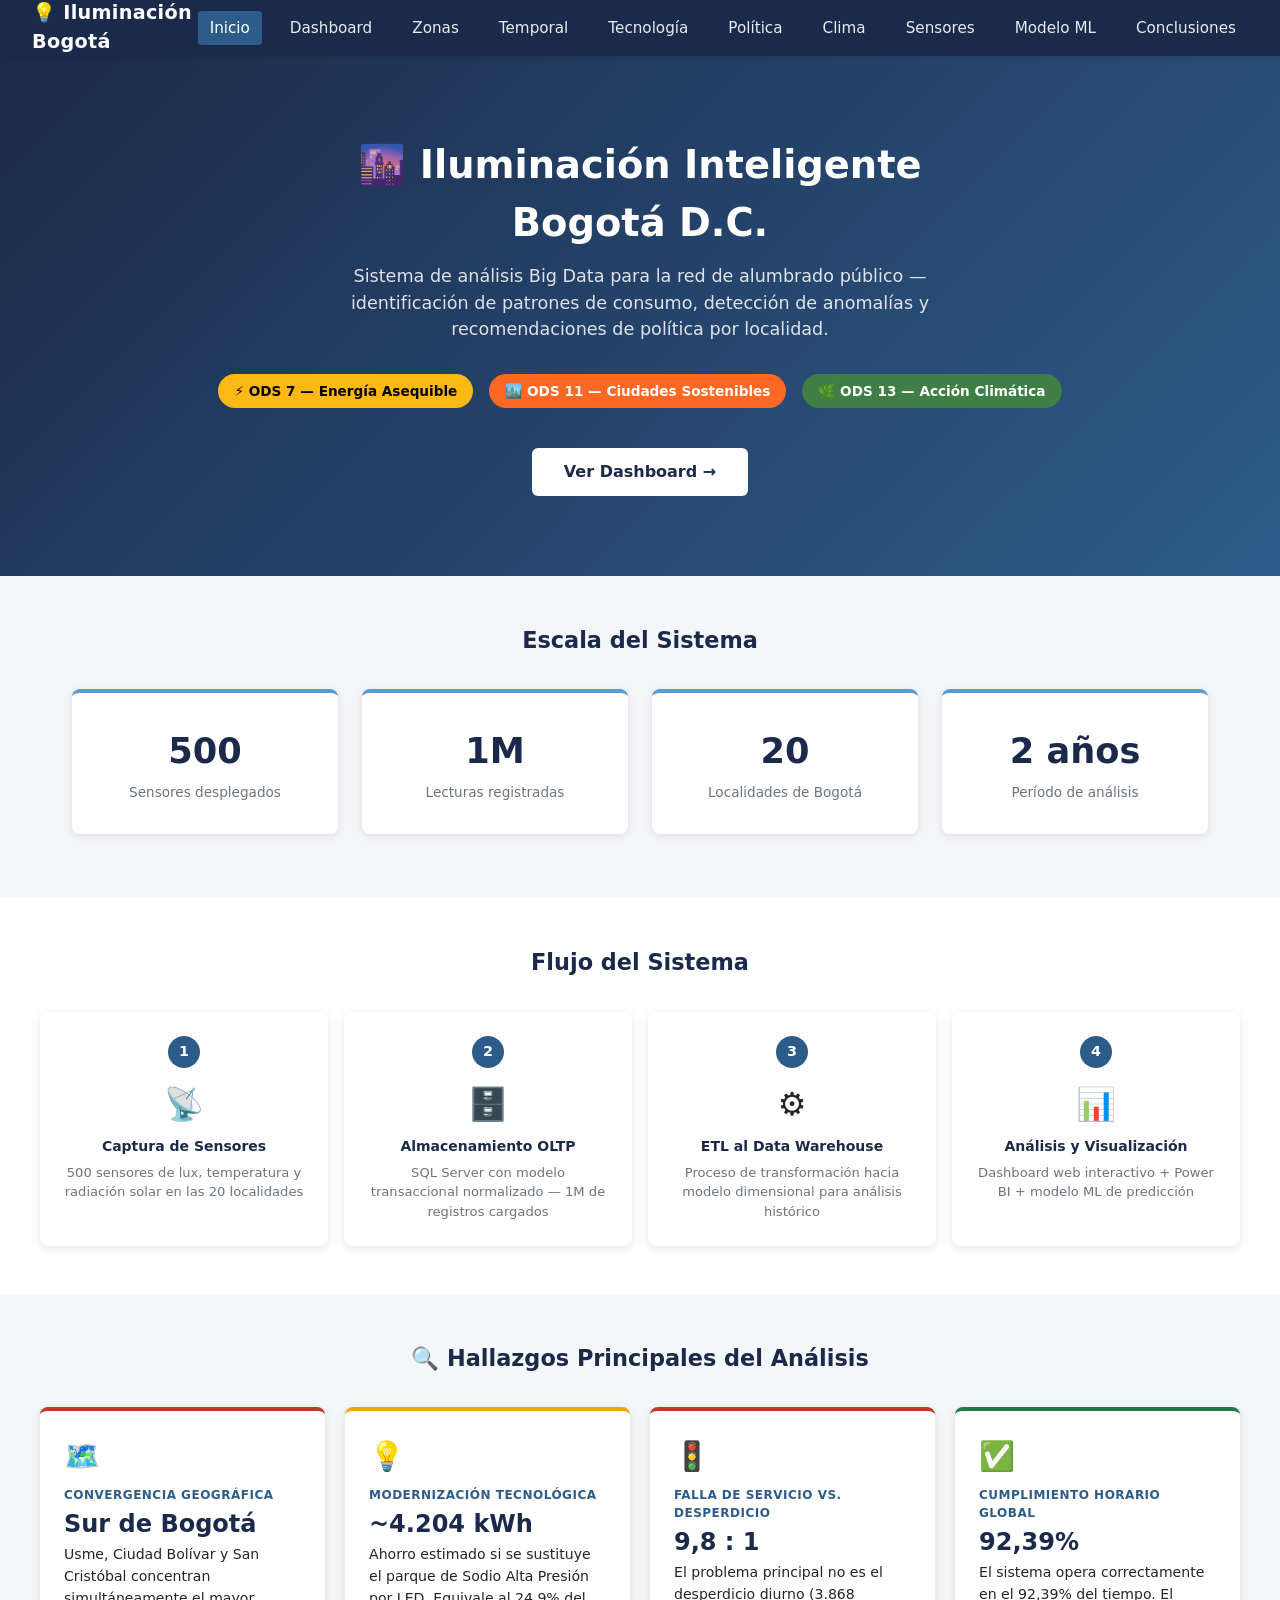
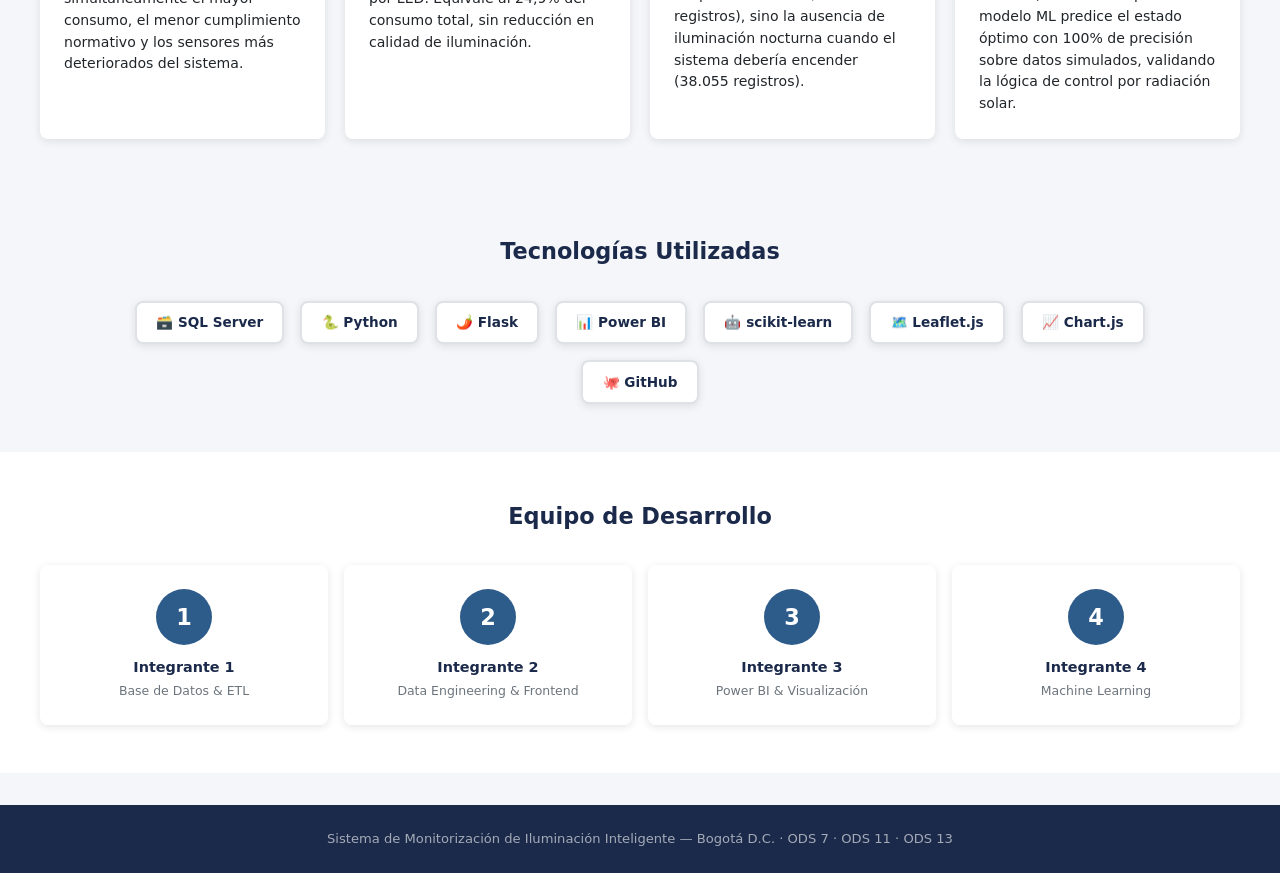
<file: Web/index.html>
<!DOCTYPE html>
<html lang="es">
<head>
    <meta charset="UTF-8">
    <meta name="viewport" content="width=device-width, initial-scale=1.0">
    <title>Iluminación Inteligente Bogotá</title>
    <link rel="stylesheet" href="css/styles.css">
    <script src="js/utils.js" defer></script>
    <style>
        .hero {
            background: linear-gradient(135deg, var(--azul-oscuro) 0%, var(--azul-medio) 100%);
            color: var(--blanco);
            padding: 5rem 2rem;
            text-align: center;
        }
        .hero h1 { font-size: 2.4rem; font-weight: 800; margin-bottom: 0.75rem; }
        .hero p  { font-size: 1.1rem; opacity: 0.85; margin-bottom: 2rem; max-width: 600px; margin-inline: auto; }
        .ods-badges { display: flex; gap: 1rem; justify-content: center; flex-wrap: wrap; margin-bottom: 2.5rem; }
        .ods-badge {
            padding: 0.4rem 1rem; border-radius: 20px;
            font-size: 0.85rem; font-weight: 700;
        }
        .ods7  { background: #FDB813; color: #000; }
        .ods11 { background: #FD6925; color: #fff; }
        .ods13 { background: #3F7E44; color: #fff; }
        .btn-hero {
            background: var(--blanco); color: var(--azul-oscuro);
            padding: 0.75rem 2rem; border-radius: 6px;
            font-weight: 700; font-size: 1rem;
            text-decoration: none; display: inline-block;
            transition: var(--transicion);
        }
        .btn-hero:hover { background: var(--azul-claro); color: var(--blanco); }

        .seccion { padding: 3rem 2rem; max-width: 1200px; margin: 0 auto; }
        .seccion-titulo {
            font-size: 1.4rem; font-weight: 700;
            color: var(--azul-oscuro); text-align: center;
            margin-bottom: 2rem;
        }

        /* Escala del sistema */
        .escala-grid {
            display: grid;
            grid-template-columns: repeat(auto-fit, minmax(180px, 1fr));
            gap: 1.5rem; margin-bottom: 1rem;
        }
        .escala-card {
            background: var(--blanco); border-radius: var(--radio-tarjeta);
            padding: 2rem 1rem; text-align: center;
            box-shadow: var(--sombra); border-top: 4px solid var(--azul-claro);
        }
        .escala-numero { font-size: 2.2rem; font-weight: 800; color: var(--azul-oscuro); }
        .escala-etiqueta { font-size: 0.85rem; color: var(--texto-suave); margin-top: 0.25rem; }

        /* Flujo del sistema */
        .flujo-grid {
            display: grid;
            grid-template-columns: repeat(auto-fit, minmax(200px, 1fr));
            gap: 1rem;
        }
        .flujo-paso {
            background: var(--blanco); border-radius: var(--radio-tarjeta);
            padding: 1.5rem; text-align: center; box-shadow: var(--sombra);
            position: relative;
        }
        .flujo-numero {
            width: 32px; height: 32px; background: var(--azul-medio);
            color: var(--blanco); border-radius: 50%;
            display: flex; align-items: center; justify-content: center;
            font-weight: 700; font-size: 0.9rem; margin: 0 auto 0.75rem;
        }
        .flujo-icono { font-size: 2rem; margin-bottom: 0.5rem; }
        .flujo-titulo { font-weight: 700; color: var(--azul-oscuro); margin-bottom: 0.35rem; }
        .flujo-desc { font-size: 0.82rem; color: var(--texto-suave); }

        /* Tecnologías */
        .tech-grid {
            display: flex; flex-wrap: wrap;
            gap: 1rem; justify-content: center;
        }
        .tech-badge {
            background: var(--blanco); border: 2px solid var(--gris-borde);
            border-radius: 8px; padding: 0.6rem 1.2rem;
            font-weight: 600; font-size: 0.85rem; color: var(--azul-oscuro);
            box-shadow: var(--sombra);
        }

        /* Equipo */
        .equipo-grid {
            display: grid;
            grid-template-columns: repeat(auto-fit, minmax(180px, 1fr));
            gap: 1rem;
        }
        .equipo-card {
            background: var(--blanco); border-radius: var(--radio-tarjeta);
            padding: 1.5rem; text-align: center; box-shadow: var(--sombra);
        }
        .equipo-avatar {
            width: 56px; height: 56px; border-radius: 50%;
            background: var(--azul-medio); color: var(--blanco);
            display: flex; align-items: center; justify-content: center;
            font-size: 1.4rem; font-weight: 700; margin: 0 auto 0.75rem;
        }
        .equipo-nombre { font-weight: 700; color: var(--azul-oscuro); font-size: 0.9rem; }
        .equipo-rol { font-size: 0.78rem; color: var(--texto-suave); margin-top: 0.2rem; }

        footer {
            background: var(--azul-oscuro); color: rgba(255,255,255,0.6);
            text-align: center; padding: 1.5rem;
            font-size: 0.82rem; margin-top: 2rem;
        }
        .hallazgos-seccion { background: var(--gris-fondo); padding: 3rem 2rem; }
        .hallazgos-grid {
            display: grid;
            grid-template-columns: repeat(auto-fit, minmax(260px, 1fr));
            gap: 1.25rem; max-width: 1200px; margin: 0 auto;
        }
        .hallazgo-card {
            background: var(--blanco); border-radius: var(--radio-tarjeta);
            padding: 1.5rem; box-shadow: var(--sombra);
            display: flex; flex-direction: column; gap: 0.5rem;
            transition: var(--transicion);
        }
        .hallazgo-card:hover { box-shadow: var(--sombra-hover); transform: translateY(-2px); }
        .hallazgo-icono { font-size: 1.8rem; }
        .hallazgo-titulo {
            font-size: 0.75rem; font-weight: 700; text-transform: uppercase;
            letter-spacing: 0.5px; color: var(--azul-medio);
        }
        .hallazgo-numero { font-size: 1.5rem; font-weight: 800; color: var(--azul-oscuro); line-height: 1; }
        .hallazgo-texto { font-size: 0.88rem; color: var(--texto-principal); line-height: 1.55; }
        .hallazgo-card.urgente  { border-top: 4px solid #C0392B; }
        .hallazgo-card.positivo { border-top: 4px solid #1A7A4A; }
        .hallazgo-card.alerta   { border-top: 4px solid #F4A20D; }
    </style>
</head>
<body>

    <!-- HERO -->
    <section class="hero">
        <h1>🌆 Iluminación Inteligente<br>Bogotá D.C.</h1>
        <p>Sistema de análisis Big Data para la red de alumbrado público — identificación de patrones de consumo, detección de anomalías y recomendaciones de política por localidad.</p>
        <div class="ods-badges">
            <span class="ods-badge ods7">⚡ ODS 7 — Energía Asequible</span>
            <span class="ods-badge ods11">🏙️ ODS 11 — Ciudades Sostenibles</span>
            <span class="ods-badge ods13">🌿 ODS 13 — Acción Climática</span>
        </div>
        <a href="dashboard.html" class="btn-hero">Ver Dashboard →</a>
    </section>

    <!-- ESCALA DEL SISTEMA -->
    <section class="seccion">
        <h2 class="seccion-titulo">Escala del Sistema</h2>
        <div class="escala-grid">
            <div class="escala-card">
                <div class="escala-numero">500</div>
                <div class="escala-etiqueta">Sensores desplegados</div>
            </div>
            <div class="escala-card">
                <div class="escala-numero">1M</div>
                <div class="escala-etiqueta">Lecturas registradas</div>
            </div>
            <div class="escala-card">
                <div class="escala-numero">20</div>
                <div class="escala-etiqueta">Localidades de Bogotá</div>
            </div>
            <div class="escala-card">
                <div class="escala-numero">2 años</div>
                <div class="escala-etiqueta">Período de análisis</div>
            </div>
        </div>
    </section>

    <!-- FLUJO DEL SISTEMA -->
    <section class="seccion" style="background:var(--blanco); max-width:100%; padding: 3rem 2rem;">
        <div style="max-width:1200px; margin:0 auto;">
            <h2 class="seccion-titulo">Flujo del Sistema</h2>
            <div class="flujo-grid">
                <div class="flujo-paso">
                    <div class="flujo-numero">1</div>
                    <div class="flujo-icono">📡</div>
                    <div class="flujo-titulo">Captura de Sensores</div>
                    <div class="flujo-desc">500 sensores de lux, temperatura y radiación solar en las 20 localidades</div>
                </div>
                <div class="flujo-paso">
                    <div class="flujo-numero">2</div>
                    <div class="flujo-icono">🗄️</div>
                    <div class="flujo-titulo">Almacenamiento OLTP</div>
                    <div class="flujo-desc">SQL Server con modelo transaccional normalizado — 1M de registros cargados</div>
                </div>
                <div class="flujo-paso">
                    <div class="flujo-numero">3</div>
                    <div class="flujo-icono">⚙️</div>
                    <div class="flujo-titulo">ETL al Data Warehouse</div>
                    <div class="flujo-desc">Proceso de transformación hacia modelo dimensional para análisis histórico</div>
                </div>
                <div class="flujo-paso">
                    <div class="flujo-numero">4</div>
                    <div class="flujo-icono">📊</div>
                    <div class="flujo-titulo">Análisis y Visualización</div>
                    <div class="flujo-desc">Dashboard web interactivo + Power BI + modelo ML de predicción</div>
                </div>
            </div>
        </div>
    </section>

    <!-- HALLAZGOS PRINCIPALES -->
    <section class="hallazgos-seccion">
        <div style="max-width:1200px;margin:0 auto;">
            <h2 class="seccion-titulo" style="text-align:center;margin-bottom:2rem;">
                🔍 Hallazgos Principales del Análisis
            </h2>
            <div class="hallazgos-grid">
                <div class="hallazgo-card urgente">
                    <div class="hallazgo-icono">🗺️</div>
                    <div class="hallazgo-titulo">Convergencia Geográfica</div>
                    <div class="hallazgo-numero">Sur de Bogotá</div>
                    <div class="hallazgo-texto">Usme, Ciudad Bolívar y San Cristóbal concentran simultáneamente el mayor consumo, el menor cumplimiento normativo y los sensores más deteriorados del sistema.</div>
                </div>
                <div class="hallazgo-card alerta">
                    <div class="hallazgo-icono">💡</div>
                    <div class="hallazgo-titulo">Modernización Tecnológica</div>
                    <div class="hallazgo-numero">~4.204 kWh</div>
                    <div class="hallazgo-texto">Ahorro estimado si se sustituye el parque de Sodio Alta Presión por LED. Equivale al 24,9% del consumo total, sin reducción en calidad de iluminación.</div>
                </div>
                <div class="hallazgo-card urgente">
                    <div class="hallazgo-icono">🚦</div>
                    <div class="hallazgo-titulo">Falla de Servicio vs. Desperdicio</div>
                    <div class="hallazgo-numero">9,8 : 1</div>
                    <div class="hallazgo-texto">El problema principal no es el desperdicio diurno (3.868 registros), sino la ausencia de iluminación nocturna cuando el sistema debería encender (38.055 registros).</div>
                </div>
                <div class="hallazgo-card positivo">
                    <div class="hallazgo-icono">✅</div>
                    <div class="hallazgo-titulo">Cumplimiento Horario Global</div>
                    <div class="hallazgo-numero">92,39%</div>
                    <div class="hallazgo-texto">El sistema opera correctamente en el 92,39% del tiempo. El modelo ML predice el estado óptimo con 100% de precisión sobre datos simulados, validando la lógica de control por radiación solar.</div>
                </div>
            </div>
        </div>
    </section>

    <!-- TECNOLOGÍAS -->
    <section class="seccion">
        <h2 class="seccion-titulo">Tecnologías Utilizadas</h2>
        <div class="tech-grid">
            <span class="tech-badge">🗃️ SQL Server</span>
            <span class="tech-badge">🐍 Python</span>
            <span class="tech-badge">🌶️ Flask</span>
            <span class="tech-badge">📊 Power BI</span>
            <span class="tech-badge">🤖 scikit-learn</span>
            <span class="tech-badge">🗺️ Leaflet.js</span>
            <span class="tech-badge">📈 Chart.js</span>
            <span class="tech-badge">🐙 GitHub</span>
        </div>
    </section>

    <!-- EQUIPO -->
    <section class="seccion" style="background:var(--blanco); max-width:100%; padding: 3rem 2rem;">
        <div style="max-width:1200px; margin:0 auto;">
            <h2 class="seccion-titulo">Equipo de Desarrollo</h2>
            <div class="equipo-grid">
                <div class="equipo-card">
                    <div class="equipo-avatar">1</div>
                    <div class="equipo-nombre">Integrante 1</div>
                    <div class="equipo-rol">Base de Datos & ETL</div>
                </div>
                <div class="equipo-card">
                    <div class="equipo-avatar">2</div>
                    <div class="equipo-nombre">Integrante 2</div>
                    <div class="equipo-rol">Data Engineering & Frontend</div>
                </div>
                <div class="equipo-card">
                    <div class="equipo-avatar">3</div>
                    <div class="equipo-nombre">Integrante 3</div>
                    <div class="equipo-rol">Power BI & Visualización</div>
                </div>
                <div class="equipo-card">
                    <div class="equipo-avatar">4</div>
                    <div class="equipo-nombre">Integrante 4</div>
                    <div class="equipo-rol">Machine Learning</div>
                </div>
            </div>
        </div>
    </section>

    <footer>
        <p>Sistema de Monitorización de Iluminación Inteligente — Bogotá D.C. · ODS 7 · ODS 11 · ODS 13</p>
    </footer>
</body>
</html>
</file>
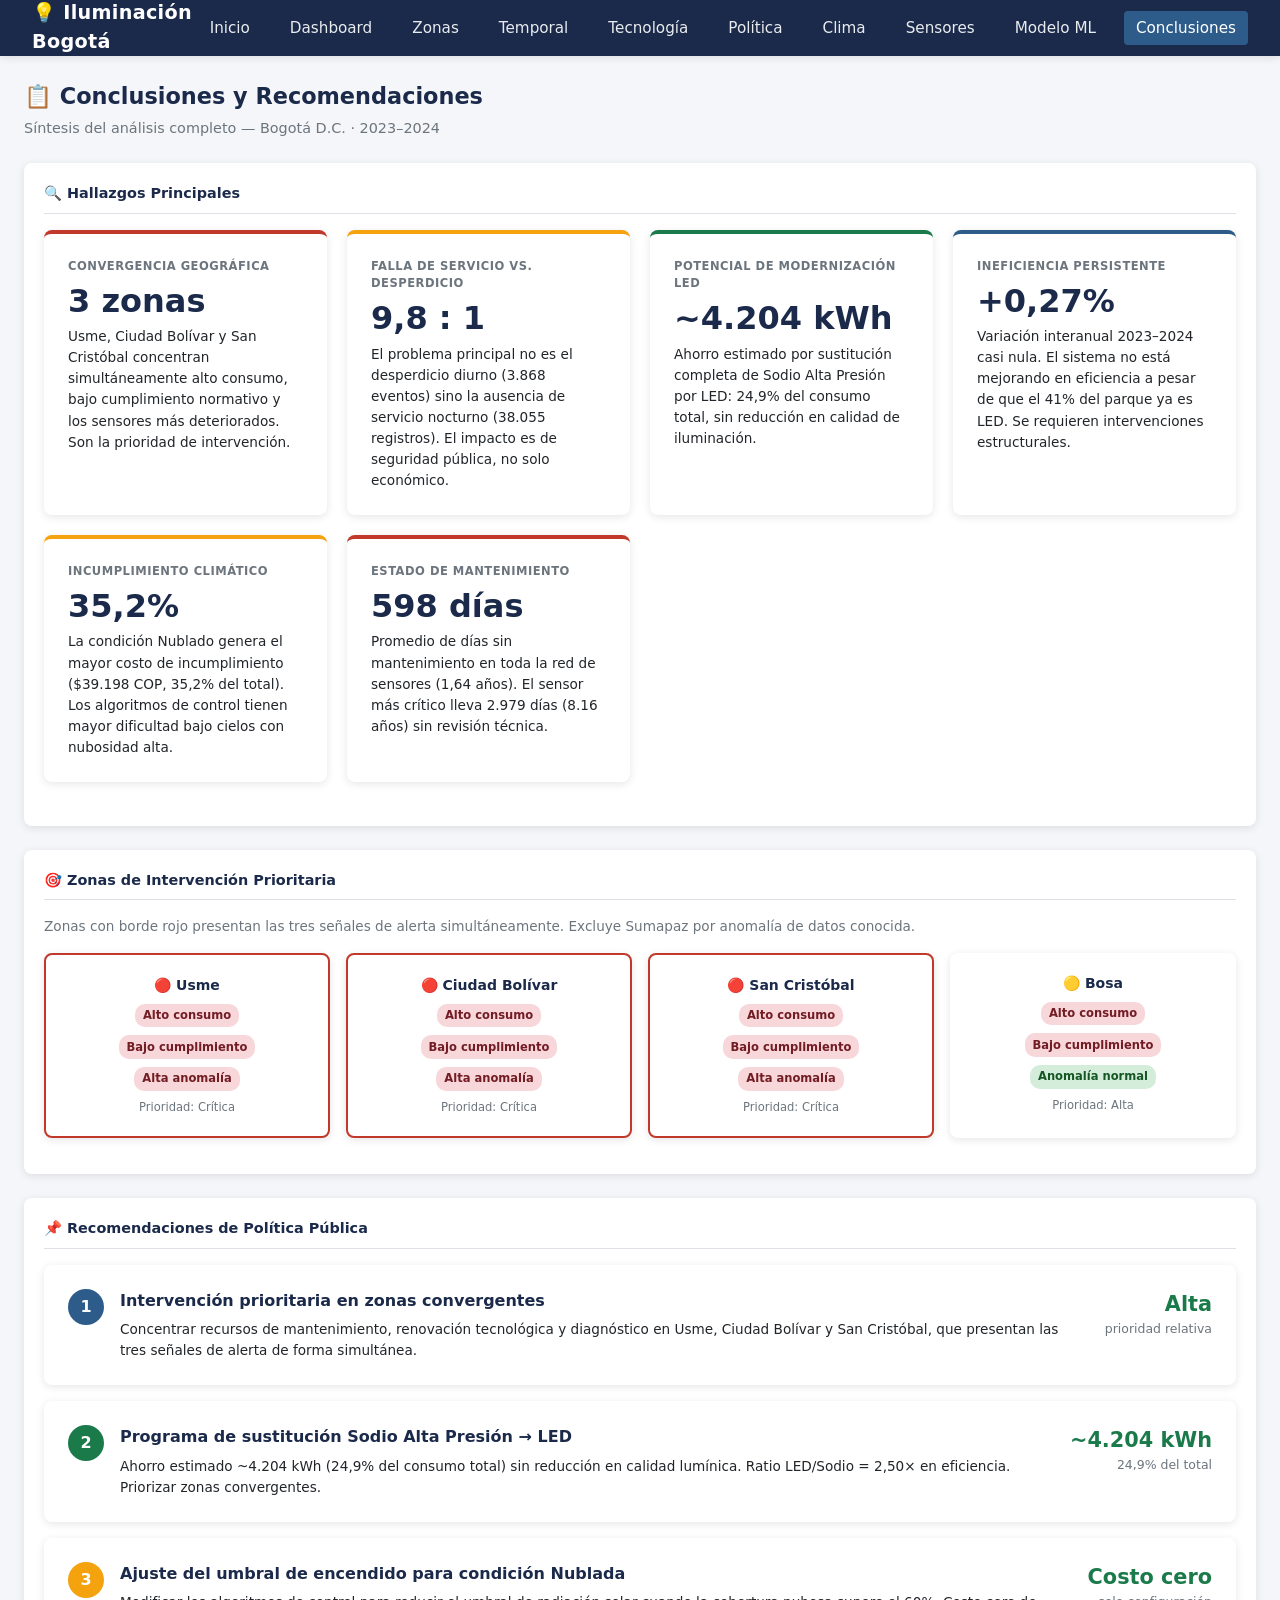
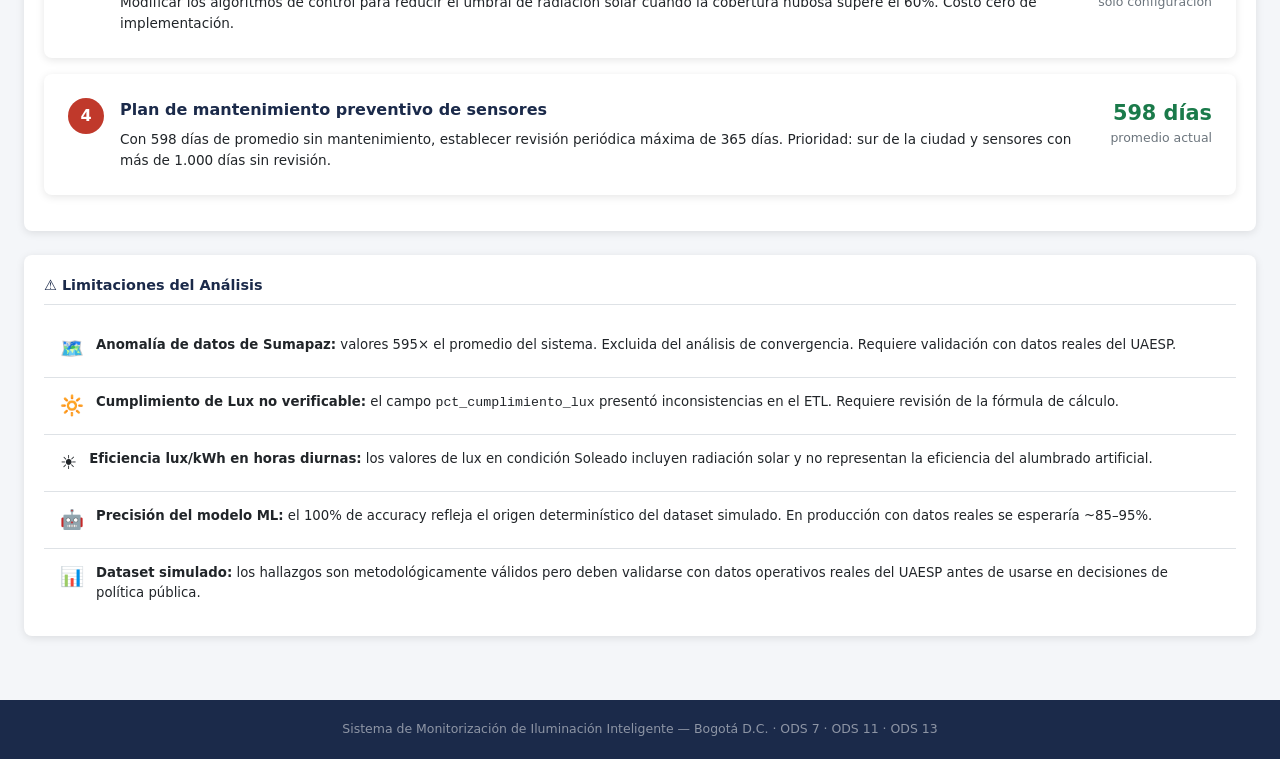
<file: Web/conclusiones.html>
<!DOCTYPE html>
<html lang="es">
<head>
    <meta charset="UTF-8">
    <meta name="viewport" content="width=device-width, initial-scale=1.0">
    <title>Conclusiones — Iluminación Bogotá</title>
    <link rel="stylesheet" href="css/styles.css">
    <script src="js/utils.js" defer></script>
    <style>
        .hallazgo-grid { display:grid; grid-template-columns:repeat(auto-fit,minmax(280px,1fr)); gap:1.25rem; margin-bottom:1.5rem; }
        .hallazgo-card { background:var(--blanco); border-radius:var(--radio-tarjeta); padding:1.5rem; box-shadow:var(--sombra); display:flex; flex-direction:column; gap:0.6rem; }
        .hallazgo-card.rojo    { border-top:4px solid #C0392B; }
        .hallazgo-card.verde   { border-top:4px solid #1A7A4A; }
        .hallazgo-card.azul    { border-top:4px solid var(--azul-medio); }
        .hallazgo-card.amarillo{ border-top:4px solid #F4A20D; }
        .hallazgo-numero { font-size:2rem; font-weight:800; color:var(--azul-oscuro); line-height:1; }
        .hallazgo-etiqueta { font-size:0.72rem; font-weight:700; text-transform:uppercase; letter-spacing:0.5px; color:var(--texto-suave); }
        .hallazgo-desc { font-size:0.85rem; color:var(--texto-principal); line-height:1.55; }
        .rec-card { background:var(--blanco); border-radius:var(--radio-tarjeta); padding:1.5rem; box-shadow:var(--sombra); margin-bottom:1rem; display:grid; grid-template-columns:auto 1fr auto; gap:1rem; align-items:start; }
        .rec-numero { width:36px; height:36px; border-radius:50%; background:var(--azul-medio); color:var(--blanco); font-weight:700; font-size:1rem; display:flex; align-items:center; justify-content:center; flex-shrink:0; }
        .rec-contenido h3 { font-size:1rem; font-weight:700; color:var(--azul-oscuro); margin-bottom:0.4rem; }
        .rec-contenido p  { font-size:0.85rem; color:var(--texto-principal); line-height:1.55; }
        .rec-impacto { text-align:right; font-size:0.78rem; flex-shrink:0; color:var(--texto-suave); min-width:120px; }
        .rec-impacto strong { display:block; font-size:1.3rem; font-weight:800; color:var(--verde); }
        .limitacion-item { padding:0.85rem 1rem; border-bottom:1px solid var(--gris-borde); display:flex; gap:0.75rem; font-size:0.83rem; }
        .limitacion-item:last-child { border-bottom:none; }
        .limitacion-icono { font-size:1.2rem; flex-shrink:0; }
        .conv-grid { display:grid; grid-template-columns:repeat(auto-fit,minmax(200px,1fr)); gap:1rem; margin-bottom:1rem; }
        .conv-zona { background:var(--blanco); border-radius:var(--radio-tarjeta); padding:1.25rem; box-shadow:var(--sombra); text-align:center; }
        .conv-zona.prioritaria { border:2px solid #C0392B; }
        .conv-nombre { font-weight:700; color:var(--azul-oscuro); margin-bottom:0.5rem; }
        .conv-alertas { display:flex; justify-content:center; gap:0.5rem; flex-wrap:wrap; }
        .conv-badge { padding:0.2rem 0.5rem; border-radius:10px; font-size:0.72rem; font-weight:700; }
        .conv-badge.alto { background:#F8D7DA; color:#721C24; }
        .conv-badge.bajo { background:#D4EDDA; color:#155724; }
        @media(max-width:768px){ .rec-card { grid-template-columns:auto 1fr; } .rec-impacto { grid-column:1/-1; text-align:left; } }
    </style>
</head>
<body>
    <script>inyectarNavbar();</script>

    <div class="contenido-principal">

        <div style="margin-bottom:1.25rem;">
            <h1 class="pagina-titulo">📋 Conclusiones y Recomendaciones</h1>
            <p class="pagina-subtitulo">Síntesis del análisis completo — Bogotá D.C. · 2023–2024</p>
        </div>

        <!-- Hallazgos -->
        <div class="grafico-card" style="margin-bottom:1.5rem;">
            <div class="grafico-titulo">🔍 Hallazgos Principales</div>
            <div class="hallazgo-grid">
                <div class="hallazgo-card rojo">
                    <div class="hallazgo-etiqueta">Convergencia Geográfica</div>
                    <div class="hallazgo-numero">3 zonas</div>
                    <div class="hallazgo-desc">Usme, Ciudad Bolívar y San Cristóbal concentran simultáneamente alto consumo, bajo cumplimiento normativo y los sensores más deteriorados. Son la prioridad de intervención.</div>
                </div>
                <div class="hallazgo-card amarillo">
                    <div class="hallazgo-etiqueta">Falla de Servicio vs. Desperdicio</div>
                    <div class="hallazgo-numero">9,8 : 1</div>
                    <div class="hallazgo-desc">El problema principal no es el desperdicio diurno (3.868 eventos) sino la ausencia de servicio nocturno (38.055 registros). El impacto es de seguridad pública, no solo económico.</div>
                </div>
                <div class="hallazgo-card verde">
                    <div class="hallazgo-etiqueta">Potencial de Modernización LED</div>
                    <div class="hallazgo-numero">~4.204 kWh</div>
                    <div class="hallazgo-desc">Ahorro estimado por sustitución completa de Sodio Alta Presión por LED: 24,9% del consumo total, sin reducción en calidad de iluminación.</div>
                </div>
                <div class="hallazgo-card azul">
                    <div class="hallazgo-etiqueta">Ineficiencia Persistente</div>
                    <div class="hallazgo-numero">+0,27%</div>
                    <div class="hallazgo-desc">Variación interanual 2023–2024 casi nula. El sistema no está mejorando en eficiencia a pesar de que el 41% del parque ya es LED. Se requieren intervenciones estructurales.</div>
                </div>
                <div class="hallazgo-card amarillo">
                    <div class="hallazgo-etiqueta">Incumplimiento Climático</div>
                    <div class="hallazgo-numero">35,2%</div>
                    <div class="hallazgo-desc">La condición Nublado genera el mayor costo de incumplimiento ($39.198 COP, 35,2% del total). Los algoritmos de control tienen mayor dificultad bajo cielos con nubosidad alta.</div>
                </div>
                <div class="hallazgo-card rojo">
                    <div class="hallazgo-etiqueta">Estado de Mantenimiento</div>
                    <div class="hallazgo-numero">598 días</div>
                    <div class="hallazgo-desc">Promedio de días sin mantenimiento en toda la red de sensores (1,64 años). El sensor más crítico lleva 2.979 días (8.16 años) sin revisión técnica.</div>
                </div>
            </div>
        </div>

        <!-- Convergencia visual -->
        <div class="grafico-card" style="margin-bottom:1.5rem;">
            <div class="grafico-titulo">🎯 Zonas de Intervención Prioritaria</div>
            <p style="font-size:0.85rem;color:var(--texto-suave);margin-bottom:1rem;">
                Zonas con borde rojo presentan las tres señales de alerta simultáneamente. Excluye Sumapaz por anomalía de datos conocida.
            </p>
            <div class="conv-grid">
                <div class="conv-zona prioritaria">
                    <div class="conv-nombre">🔴 Usme</div>
                    <div class="conv-alertas">
                        <span class="conv-badge alto">Alto consumo</span>
                        <span class="conv-badge alto">Bajo cumplimiento</span>
                        <span class="conv-badge alto">Alta anomalía</span>
                    </div>
                    <div style="font-size:0.72rem;color:var(--texto-suave);margin-top:0.5rem;">Prioridad: Crítica</div>
                </div>
                <div class="conv-zona prioritaria">
                    <div class="conv-nombre">🔴 Ciudad Bolívar</div>
                    <div class="conv-alertas">
                        <span class="conv-badge alto">Alto consumo</span>
                        <span class="conv-badge alto">Bajo cumplimiento</span>
                        <span class="conv-badge alto">Alta anomalía</span>
                    </div>
                    <div style="font-size:0.72rem;color:var(--texto-suave);margin-top:0.5rem;">Prioridad: Crítica</div>
                </div>
                <div class="conv-zona prioritaria">
                    <div class="conv-nombre">🔴 San Cristóbal</div>
                    <div class="conv-alertas">
                        <span class="conv-badge alto">Alto consumo</span>
                        <span class="conv-badge alto">Bajo cumplimiento</span>
                        <span class="conv-badge alto">Alta anomalía</span>
                    </div>
                    <div style="font-size:0.72rem;color:var(--texto-suave);margin-top:0.5rem;">Prioridad: Crítica</div>
                </div>
                <div class="conv-zona">
                    <div class="conv-nombre">🟡 Bosa</div>
                    <div class="conv-alertas">
                        <span class="conv-badge alto">Alto consumo</span>
                        <span class="conv-badge alto">Bajo cumplimiento</span>
                        <span class="conv-badge bajo">Anomalía normal</span>
                    </div>
                    <div style="font-size:0.72rem;color:var(--texto-suave);margin-top:0.5rem;">Prioridad: Alta</div>
                </div>
            </div>
        </div>

        <!-- Recomendaciones -->
        <div class="grafico-card" style="margin-bottom:1.5rem;">
            <div class="grafico-titulo">📌 Recomendaciones de Política Pública</div>
            <div class="rec-card">
                <div class="rec-numero">1</div>
                <div class="rec-contenido">
                    <h3>Intervención prioritaria en zonas convergentes</h3>
                    <p>Concentrar recursos de mantenimiento, renovación tecnológica y diagnóstico en Usme, Ciudad Bolívar y San Cristóbal, que presentan las tres señales de alerta de forma simultánea.</p>
                </div>
                <div class="rec-impacto"><strong>Alta</strong>prioridad relativa</div>
            </div>
            <div class="rec-card">
                <div class="rec-numero" style="background:var(--verde);">2</div>
                <div class="rec-contenido">
                    <h3>Programa de sustitución Sodio Alta Presión → LED</h3>
                    <p>Ahorro estimado ~4.204 kWh (24,9% del consumo total) sin reducción en calidad lumínica. Ratio LED/Sodio = 2,50× en eficiencia. Priorizar zonas convergentes.</p>
                </div>
                <div class="rec-impacto"><strong>~4.204 kWh</strong>24,9% del total</div>
            </div>
            <div class="rec-card">
                <div class="rec-numero" style="background:#F4A20D;">3</div>
                <div class="rec-contenido">
                    <h3>Ajuste del umbral de encendido para condición Nublada</h3>
                    <p>Modificar los algoritmos de control para reducir el umbral de radiación solar cuando la cobertura nubosa supere el 60%. Costo cero de implementación.</p>
                </div>
                <div class="rec-impacto"><strong>Costo cero</strong>solo configuración</div>
            </div>
            <div class="rec-card">
                <div class="rec-numero" style="background:#C0392B;">4</div>
                <div class="rec-contenido">
                    <h3>Plan de mantenimiento preventivo de sensores</h3>
                    <p>Con 598 días de promedio sin mantenimiento, establecer revisión periódica máxima de 365 días. Prioridad: sur de la ciudad y sensores con más de 1.000 días sin revisión.</p>
                </div>
                <div class="rec-impacto"><strong>598 días</strong>promedio actual</div>
            </div>
        </div>

        <!-- Limitaciones -->
        <div class="grafico-card" style="margin-bottom:1.5rem;">
            <div class="grafico-titulo">⚠️ Limitaciones del Análisis</div>
            <div>
                <div class="limitacion-item">
                    <div class="limitacion-icono">🗺️</div>
                    <div><strong>Anomalía de datos de Sumapaz:</strong> valores 595× el promedio del sistema. Excluida del análisis de convergencia. Requiere validación con datos reales del UAESP.</div>
                </div>
                <div class="limitacion-item">
                    <div class="limitacion-icono">🔆</div>
                    <div><strong>Cumplimiento de Lux no verificable:</strong> el campo <code>pct_cumplimiento_lux</code> presentó inconsistencias en el ETL. Requiere revisión de la fórmula de cálculo.</div>
                </div>
                <div class="limitacion-item">
                    <div class="limitacion-icono">☀️</div>
                    <div><strong>Eficiencia lux/kWh en horas diurnas:</strong> los valores de lux en condición Soleado incluyen radiación solar y no representan la eficiencia del alumbrado artificial.</div>
                </div>
                <div class="limitacion-item">
                    <div class="limitacion-icono">🤖</div>
                    <div><strong>Precisión del modelo ML:</strong> el 100% de accuracy refleja el origen determinístico del dataset simulado. En producción con datos reales se esperaría ~85–95%.</div>
                </div>
                <div class="limitacion-item">
                    <div class="limitacion-icono">📊</div>
                    <div><strong>Dataset simulado:</strong> los hallazgos son metodológicamente válidos pero deben validarse con datos operativos reales del UAESP antes de usarse en decisiones de política pública.</div>
                </div>
            </div>
        </div>

    </div>

    <footer style="background:var(--azul-oscuro);color:rgba(255,255,255,0.5);text-align:center;padding:1.25rem;font-size:0.78rem;margin-top:1rem;">
        Sistema de Monitorización de Iluminación Inteligente — Bogotá D.C. · ODS 7 · ODS 11 · ODS 13
    </footer>
</body>
</html>
</file>
<file: Web/css/styles.css>
/* ── VARIABLES DEL SISTEMA DE DISEÑO ─────────────────────── */
:root {
  --azul-oscuro:    #1B2A4A;
  --azul-medio:     #2E5C8A;
  --azul-claro:     #5B9BD5;
  --verde:          #1A7A4A;
  --amarillo:       #F4A20D;
  --rojo:           #C0392B;
  --gris-fondo:     #F4F6F9;
  --gris-borde:     #DEE2E6;
  --blanco:         #FFFFFF;
  --texto-principal:#212529;
  --texto-suave:    #6C757D;

  /* Colores por tecnología de lámpara */
  --color-led:      #1A7A4A;
  --color-sodio:    #F4A20D;
  --color-haluro:   #5B9BD5;
  --color-mercurio: #C0392B;
  --color-induccion:#8E44AD;

  /* Colores por condición climática */
  --color-soleado:  #F4A20D;
  --color-nublado:  #95A5A6;
  --color-lluvioso: #2E5C8A;
  --color-nocturno: #1B2A4A;

  --radio-tarjeta:  8px;
  --sombra:         0 2px 8px rgba(0,0,0,0.10);
  --sombra-hover:   0 4px 16px rgba(0,0,0,0.18);
  --transicion:     all 0.2s ease;
}

/* ── RESET Y BASE ─────────────────────────────────────────── */
*, *::before, *::after { box-sizing: border-box; margin: 0; padding: 0; }

body {
  font-family: 'Segoe UI', system-ui, sans-serif;
  background: var(--gris-fondo);
  color: var(--texto-principal);
  font-size: 14px;
  line-height: 1.5;
}

/* ── NAVBAR ───────────────────────────────────────────────── */
.navbar-iluminacion {
  background: var(--azul-oscuro);
  padding: 0 1.5rem;
  height: 56px;
  display: flex;
  align-items: center;
  justify-content: space-between;
  box-shadow: var(--sombra);
  position: sticky;
  top: 0;
  z-index: 1000;
}

.navbar-brand-custom {
  color: var(--blanco) !important;
  font-weight: 700;
  font-size: 1rem;
  letter-spacing: 0.3px;
  text-decoration: none;
  display: flex;
  align-items: center;
  gap: 0.5rem;
}

.navbar-nav-custom {
  display: flex;
  list-style: none;
  gap: 0.25rem;
  align-items: center;
}

.navbar-nav-custom a {
  color: rgba(255,255,255,0.80);
  text-decoration: none;
  padding: 0.4rem 0.75rem;
  border-radius: 4px;
  font-size: 0.85rem;
  transition: var(--transicion);
  white-space: nowrap;
}

.navbar-nav-custom a:hover,
.navbar-nav-custom a.activo {
  background: var(--azul-medio);
  color: var(--blanco);
}

/* ── LAYOUT PRINCIPAL ─────────────────────────────────────── */
.contenido-principal {
  max-width: 1400px;
  margin: 0 auto;
  padding: 1.5rem;
}

.pagina-titulo {
  font-size: 1.4rem;
  font-weight: 700;
  color: var(--azul-oscuro);
  margin-bottom: 0.25rem;
}

.pagina-subtitulo {
  color: var(--texto-suave);
  font-size: 0.9rem;
  margin-bottom: 1.5rem;
}

/* ── TARJETAS KPI ─────────────────────────────────────────── */
.kpi-grid {
  display: grid;
  grid-template-columns: repeat(auto-fit, minmax(200px, 1fr));
  gap: 1rem;
  margin-bottom: 1.5rem;
}

.kpi-card {
  background: var(--blanco);
  border-radius: var(--radio-tarjeta);
  padding: 1.25rem;
  box-shadow: var(--sombra);
  border-left: 4px solid var(--azul-claro);
  transition: var(--transicion);
}

.kpi-card:hover { box-shadow: var(--sombra-hover); }
.kpi-card.verde  { border-left-color: var(--verde); }
.kpi-card.amarillo { border-left-color: var(--amarillo); }
.kpi-card.rojo   { border-left-color: var(--rojo); }
.kpi-card.azul   { border-left-color: var(--azul-claro); }

.kpi-etiqueta {
  font-size: 0.72rem;
  font-weight: 600;
  color: var(--texto-suave);
  text-transform: uppercase;
  letter-spacing: 0.5px;
  margin-bottom: 0.4rem;
}

.kpi-valor {
  font-size: 1.8rem;
  font-weight: 700;
  color: var(--azul-oscuro);
  line-height: 1;
}

.kpi-unidad {
  font-size: 0.8rem;
  color: var(--texto-suave);
  margin-top: 0.25rem;
}

/* ── TARJETAS DE GRÁFICO ──────────────────────────────────── */
.grafico-grid {
  display: grid;
  gap: 1rem;
  margin-bottom: 1.5rem;
}

.grafico-grid-2 { grid-template-columns: 1fr 1fr; }
.grafico-grid-3 { grid-template-columns: 1fr 1fr 1fr; }
.grafico-grid-1 { grid-template-columns: 1fr; }

.grafico-card {
  background: var(--blanco);
  border-radius: var(--radio-tarjeta);
  padding: 1.25rem;
  box-shadow: var(--sombra);
}

.grafico-titulo {
  font-size: 0.9rem;
  font-weight: 600;
  color: var(--azul-oscuro);
  margin-bottom: 1rem;
  padding-bottom: 0.5rem;
  border-bottom: 1px solid var(--gris-borde);
}

/* ── FILTROS ──────────────────────────────────────────────── */
.filtros-bar {
  background: var(--blanco);
  border-radius: var(--radio-tarjeta);
  padding: 1rem 1.25rem;
  box-shadow: var(--sombra);
  margin-bottom: 1.5rem;
  display: flex;
  gap: 1rem;
  align-items: flex-end;
  flex-wrap: wrap;
}

.filtro-grupo label {
  display: block;
  font-size: 0.75rem;
  font-weight: 600;
  color: var(--texto-suave);
  text-transform: uppercase;
  margin-bottom: 0.3rem;
}

.filtro-grupo select,
.filtro-grupo input {
  border: 1px solid var(--gris-borde);
  border-radius: 4px;
  padding: 0.4rem 0.75rem;
  font-size: 0.85rem;
  color: var(--texto-principal);
  background: var(--blanco);
  min-width: 160px;
}

.btn-aplicar {
  background: var(--azul-medio);
  color: var(--blanco);
  border: none;
  border-radius: 4px;
  padding: 0.45rem 1.2rem;
  font-size: 0.85rem;
  font-weight: 600;
  cursor: pointer;
  transition: var(--transicion);
}
.btn-aplicar:hover { background: var(--azul-oscuro); }

.btn-limpiar {
  background: transparent;
  color: var(--texto-suave);
  border: 1px solid var(--gris-borde);
  border-radius: 4px;
  padding: 0.45rem 1rem;
  font-size: 0.85rem;
  cursor: pointer;
  transition: var(--transicion);
}
.btn-limpiar:hover { border-color: var(--azul-claro); color: var(--azul-medio); }

/* ── TABLAS ───────────────────────────────────────────────── */
.tabla-container {
  overflow-x: auto;
  border-radius: var(--radio-tarjeta);
}

.tabla-datos {
  width: 100%;
  border-collapse: collapse;
  font-size: 0.85rem;
}

.tabla-datos th {
  background: var(--azul-oscuro);
  color: var(--blanco);
  padding: 0.6rem 0.75rem;
  text-align: left;
  font-weight: 600;
  cursor: pointer;
  user-select: none;
  white-space: nowrap;
}

.tabla-datos th:hover { background: var(--azul-medio); }

.tabla-datos td {
  padding: 0.55rem 0.75rem;
  border-bottom: 1px solid var(--gris-borde);
}

.tabla-datos tr:hover td { background: #F0F4FA; }

/* ── BADGES DE ESTADO ─────────────────────────────────────── */
.badge-normal   { background:#D4EDDA; color:#155724; padding:2px 8px; border-radius:12px; font-size:0.75rem; font-weight:600; }
.badge-alerta   { background:#FFF3CD; color:#856404; padding:2px 8px; border-radius:12px; font-size:0.75rem; font-weight:600; }
.badge-critico  { background:#F8D7DA; color:#721C24; padding:2px 8px; border-radius:12px; font-size:0.75rem; font-weight:600; }
.badge-inactivo { background:#E2E3E5; color:#383D41; padding:2px 8px; border-radius:12px; font-size:0.75rem; font-weight:600; }

/* ── MAPA ─────────────────────────────────────────────────── */
#mapa-zonas, #mapa-sensores {
  height: 480px;
  border-radius: var(--radio-tarjeta);
  z-index: 1;
}

/* ── Banner de calidad de datos ── */
.banner-calidad-datos {
    display: flex;
    align-items: flex-start;
    gap: 0.75rem;
    background: #FFF8E6;
    border: 1px solid #F4A20D;
    border-left: 4px solid #F4A20D;
    border-radius: 6px;
    padding: 0.85rem 1rem;
    margin-bottom: 1.25rem;
    font-size: 0.83rem;
    color: #4A3000;
    line-height: 1.55;
}
.banner-calidad-icono { font-size: 1.2rem; flex-shrink: 0; margin-top: 0.1rem; }
.banner-calidad-texto { flex: 1; }
.banner-calidad-texto strong { color: #7A4F00; }
.banner-calidad-cerrar {
    background: none; border: none; cursor: pointer;
    font-size: 1rem; color: #7A4F00; flex-shrink: 0;
    padding: 0 0.25rem; line-height: 1; opacity: 0.7; transition: opacity 0.2s;
}
.banner-calidad-cerrar:hover { opacity: 1; }

/* ── Fila de alerta Sumapaz en tablas ── */
tr.fila-sumapaz { background: #FFFBF0 !important; }
tr.fila-sumapaz td:first-child::after { content: ' ⚠️'; font-size: 0.8em; }

/* ==========================================================================
   Estilos Base de la Navbar (Escritorio)
   ========================================================================== */
.navbar-iluminacion {
    display: flex;
    justify-content: space-between;
    align-items: center;
    background-color: #1b2a4a;
    padding: 0.75rem 2rem;
    position: relative;
    z-index: 1000;
}

.navbar-brand-custom {
    color: #ffffff;
    text-decoration: none;
    font-weight: 700;
    font-size: 1.2rem;
}

.navbar-nav-custom {
    display: flex;
    list-style: none;
    margin: 0;
    padding: 0;
    gap: 1rem;
}

.navbar-nav-custom a {
    color: #e9ecef;
    text-decoration: none;
    font-size: 0.95rem;
    font-weight: 500;
    padding: 0.5rem 0.75rem;
    border-radius: 4px;
    transition: background 0.2s, color 0.2s;
}

.navbar-nav-custom a:hover {
    background-color: rgba(255, 255, 255, 0.1);
    color: #ffffff;
}

/* Botón hamburguesa oculto por defecto en escritorio */
.navbar-toggle-btn {
    display: none;
    flex-direction: column;
    justify-content: space-between;
    width: 24px;
    height: 18px;
    background: transparent;
    border: none;
    cursor: pointer;
    padding: 0;
}

.navbar-toggle-btn .bar {
    height: 3px;
    width: 100%;
    background-color: #ffffff;
    border-radius: 10px;
    transition: all 0.3s ease;
}

/* ==========================================================================
   Media Query: Colapso responsivo para tablets y móviles (< 1024px)
   ========================================================================== */
@media (max-width: 1024px) {
    .navbar-toggle-btn {
        display: flex; /* Mostramos la hamburguesa */
    }

    .navbar-nav-custom {
        display: none; /* Ocultamos la lista horizontal */
        flex-direction: column;
        width: 100%;
        position: absolute;
        top: 100%; /* Se despliega justo debajo de la navbar */
        left: 0;
        background-color: #1b2a4a;
        padding: 1rem 0;
        box-shadow: 0 4px 10px rgba(0,0,0,0.15);
        border-top: 1px solid rgba(255,255,255,0.1);
        gap: 0;
    }

    /* Clase que activa el JavaScript para mostrar el menú */
    .navbar-nav-custom.active {
        display: flex;
    }

    .navbar-nav-custom li {
        width: 100%;
    }

    .navbar-nav-custom a {
        display: block;
        padding: 0.85rem 2rem;
        border-radius: 0;
        border-bottom: 1px solid rgba(255, 255, 255, 0.03);
    }
    
    .navbar-nav-custom li:last-child a {
        border-bottom: none;
    }

    /* Animación opcional para transformar las barras en una 'X' al abrir */
    .navbar-toggle-btn.active .bar:nth-child(1) {
        transform: translateY(7px) rotate(45deg);
    }
    .navbar-toggle-btn.active .bar:nth-child(2) {
        opacity: 0;
    }
    .navbar-toggle-btn.active .bar:nth-child(3) {
        transform: translateY(-8px) rotate(-45deg);
    }
}

/* ── RESPONSIVE ───────────────────────────────────────────── */
@media (max-width: 768px) {
  .grafico-grid-2,
  .grafico-grid-3 { grid-template-columns: 1fr; }
  .navbar-nav-custom { display: none; }
  .kpi-grid { grid-template-columns: repeat(2, 1fr); }
}



/* ── LOADING ──────────────────────────────────────────────── */
.loading {
  display: flex;
  align-items: center;
  justify-content: center;
  height: 200px;
  color: var(--texto-suave);
  font-size: 0.9rem;
}

.spinner {
  width: 32px; height: 32px;
  border: 3px solid var(--gris-borde);
  border-top-color: var(--azul-medio);
  border-radius: 50%;
  animation: spin 0.8s linear infinite;
  margin-right: 0.75rem;
}

@keyframes spin { to { transform: rotate(360deg); } }
</file>
